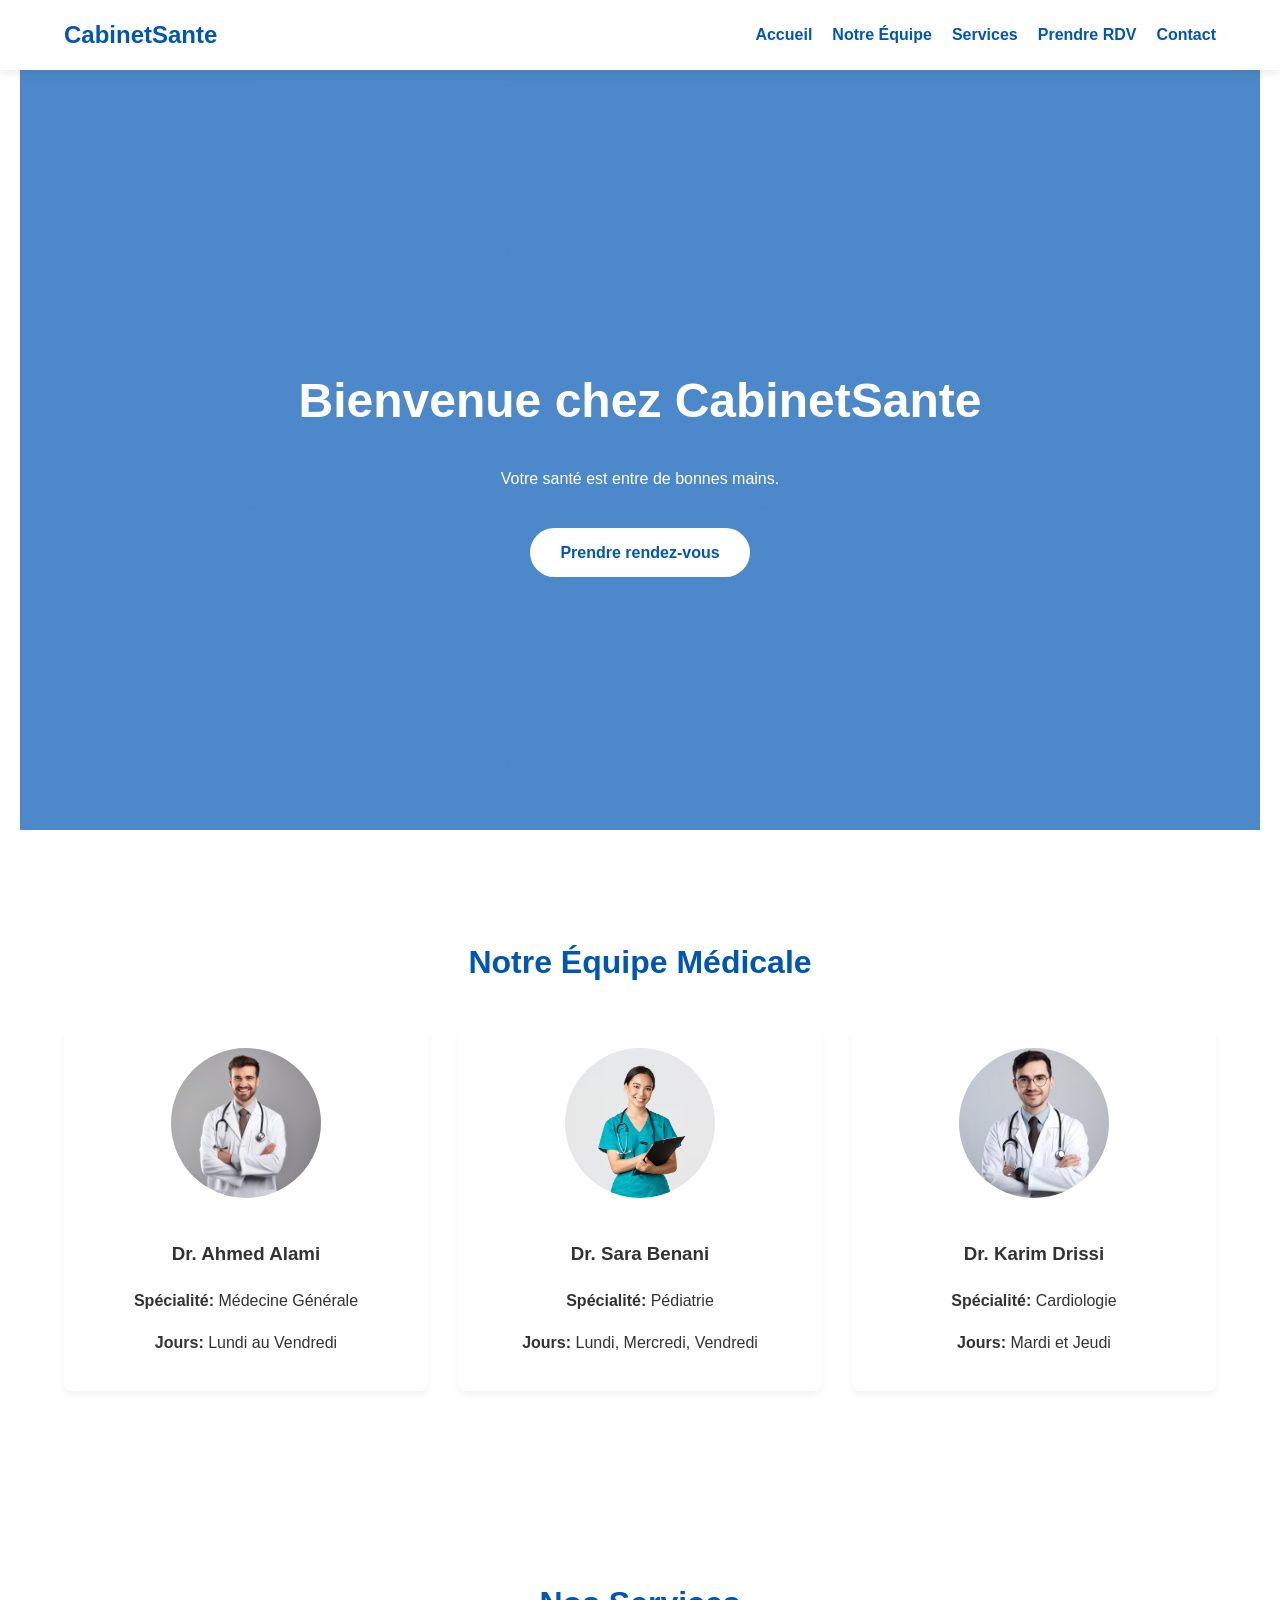
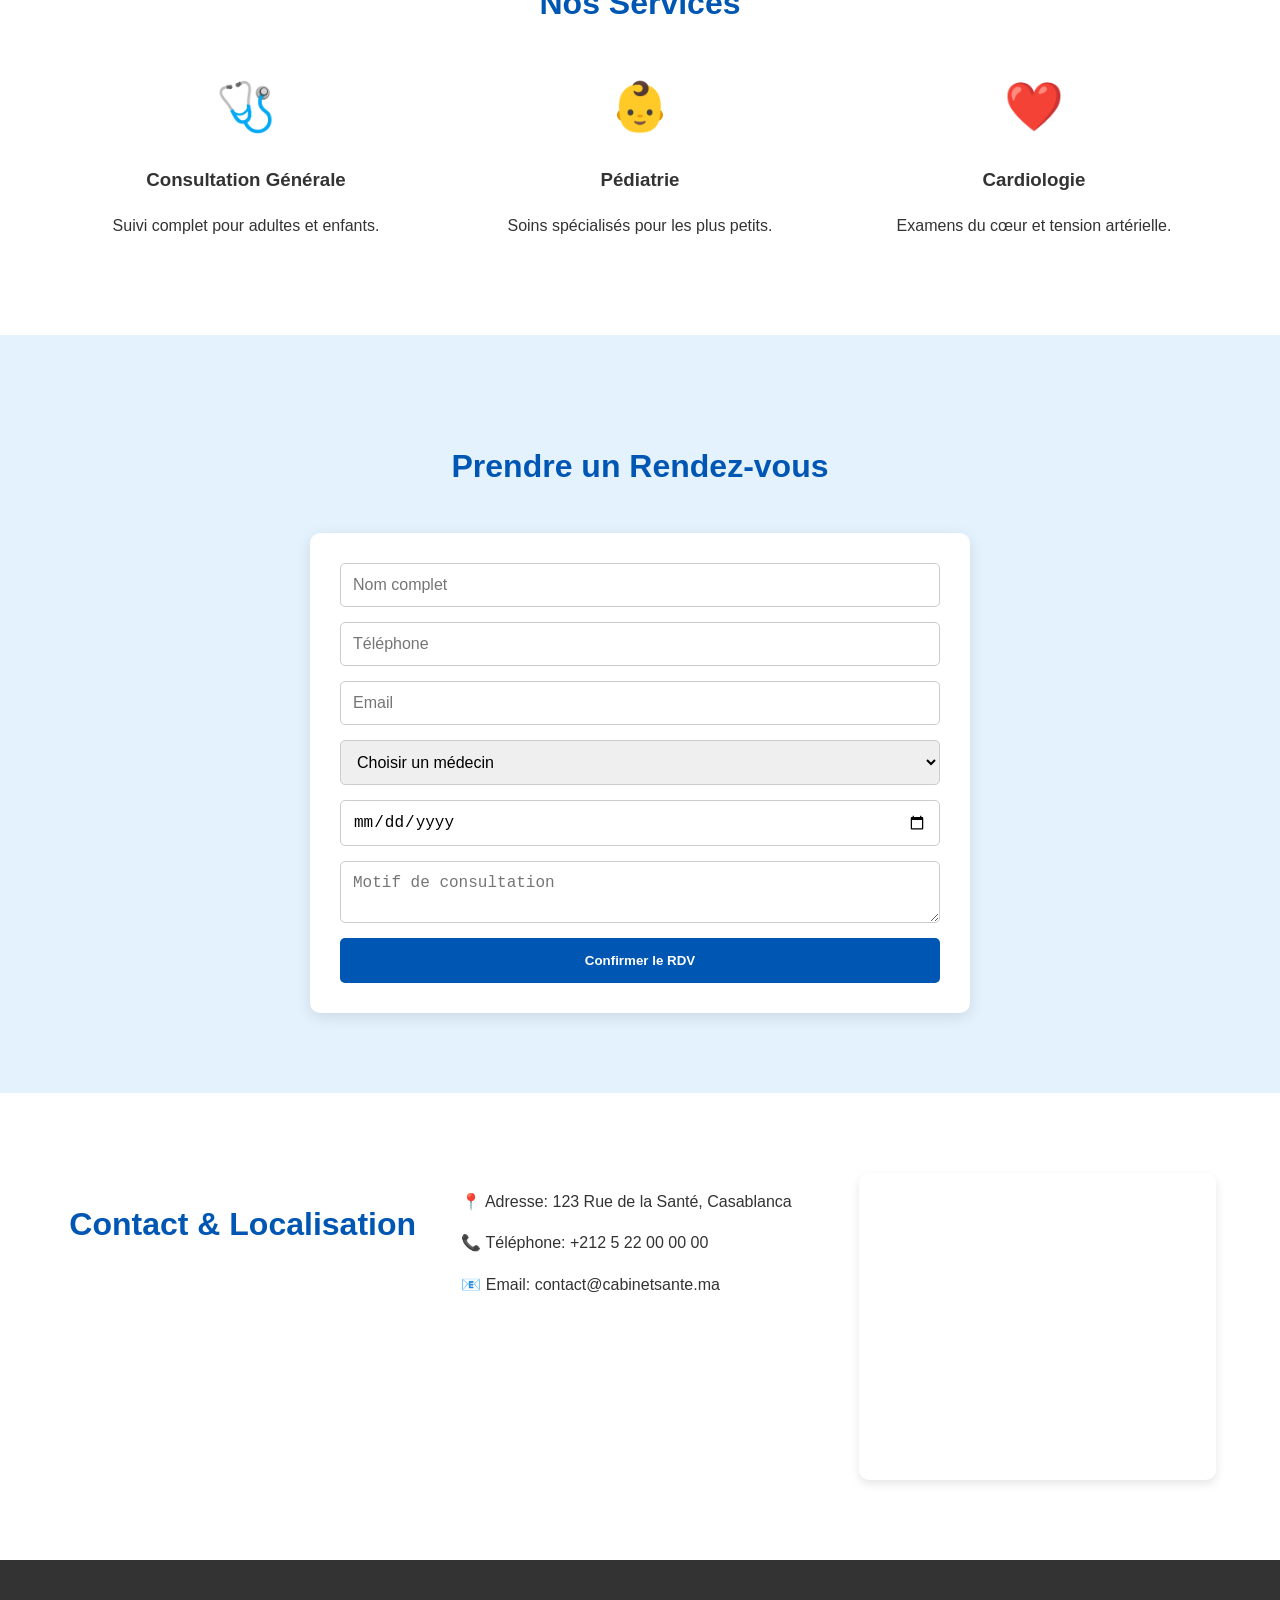
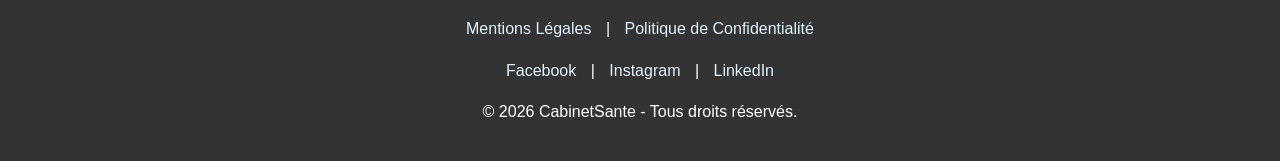
<file: index.html>
<!DOCTYPE html>
<html lang="fr">
<head>
    <meta charset="UTF-8">
    <meta name="viewport" content="width=device-width, initial-scale=1.0">
    <title>CabinetSante - Votre Santé, Notre Priorité</title>
    <link rel="stylesheet" href="style.css">
</head>
<body>

    <header>
        <nav>
            <div class="logo">CabinetSante</div>
            <ul>
                <li><a href="#accueil">Accueil</a></li>
                <li><a href="#equipe">Notre Équipe</a></li>
                <li><a href="#services">Services</a></li>
                <li><a href="#rendezvous">Prendre RDV</a></li>
                <li><a href="#contact">Contact</a></li>
            </ul>
        </nav>
    </header>

    <section id="accueil">
        <h1>Bienvenue chez CabinetSante</h1>
        <p>Votre santé est entre de bonnes mains.</p>
        <a href="#rendezvous" class="btn">Prendre rendez-vous</a>
    </section>

    <section id="equipe">
        <h2>Notre Équipe Médicale</h2>
        <div class="grid-equipe">
            <article>
                <img src="image/WhatsApp Image 2026-03-14 at 23.03.31.jpeg" alt="Dr Alami">
                <h3>Dr. Ahmed Alami</h3>
                <p><strong>Spécialité:</strong> Médecine Générale</p>
                <p><strong>Jours:</strong> Lundi au Vendredi</p>
            </article>
            <article>
                <img src="image/healthcare-workers-preventing-virus-quarantine-campaign-concept-cheerful-friendly-asian-female-physician-doctor-with-clipboard-daily-checkup-standing-white-background_1258-107867.avif" alt="Dr Benani">
                <h3>Dr. Sara Benani</h3>
                <p><strong>Spécialité:</strong> Pédiatrie</p>
                <p><strong>Jours:</strong> Lundi, Mercredi, Vendredi</p>
            </article>
            <article>
                <img src="image/WhatsApp Image 2026-03-14 at 23.03.01.jpeg" alt="Dr Drissi">
                <h3>Dr. Karim Drissi</h3>
                <p><strong>Spécialité:</strong> Cardiologie</p>
                <p><strong>Jours:</strong> Mardi et Jeudi</p>
            </article>
        </div>
    </section>

    <section id="services">
        <h2>Nos Services</h2>
        <div class="services-container">
            <div>
                <span>🩺</span>
                <h3>Consultation Générale</h3>
                <p>Suivi complet pour adultes et enfants.</p>
            </div>
            <div>
                <span>👶</span>
                <h3>Pédiatrie</h3>
                <p>Soins spécialisés pour les plus petits.</p>
            </div>
            <div>
                <span>❤️</span>
                <h3>Cardiologie</h3>
                <p>Examens du cœur et tension artérielle.</p>
            </div>
        </div>
    </section>

    <section id="rendezvous">
        <h2>Prendre un Rendez-vous</h2>
        <form id="formRDV">
            <input type="text" id="nom" placeholder="Nom complet" required>
            <input type="tel" id="tel" placeholder="Téléphone" required>
            <input type="email" id="email" placeholder="Email" required>
            <select id="medecin" required>
                <option value="">Choisir un médecin</option>
                <option value="alami">Dr. Alami - Médecine Générale</option>
                <option value="benani">Dr. Benani - Pédiatrie</option>
                <option value="drissi">Dr. Drissi - Cardiologie</option>
            </select>
            <input type="date" id="date" required>
            <textarea id="motif" placeholder="Motif de consultation"></textarea>
            <button type="submit">Confirmer le RDV</button>
        </form>
    </section>

    <section id="contact">
        <h2>Contact &amp; Localisation</h2>
        <div class="contact-info">
            <p>📍 Adresse: 123 Rue de la Santé, Casablanca</p>
            <p>📞 Téléphone: +212 5 22 00 00 00</p>
            <p>📧 Email: contact@cabinetsante.ma</p>
        </div>
        <div class="map-container">
            <iframe 
                src="https://www.google.com/maps/embed?pb=!1m18!1m12!1m3!1d3323.846351171459!2d-7.6325145!3d33.5833075!2m3!1f0!2f0!3f0!3m2!1i1024!2i768!4f13.1!3m3!1m2!1s0x0%3A0x0!2zMzPCsDM0JzU5LjkiTiA3wrAzNyc1Ny4xIlc!5e0!3m2!1sfr!2sma!4v1646560000000!5m2!1sfr!2sma" 
                width="100%" height="300" style="border:0;" allowfullscreen="" loading="lazy">
            </iframe>
        </div>
    </section>

    <footer>
        <div class="footer-content">
            <p><a href="#">Mentions Légales</a> | <a href="#">Politique de Confidentialité</a></p>
            <div class="social-icons">
                <a class="link" href="#"><span>Facebook</span></a> |<a class="link" href="#"> <span>Instagram</span> </a> | <a class="link" href="#"><span>LinkedIn</span></a>
            </div>
        </div>
        <p>&copy; 2026 CabinetSante - Tous droits réservés.</p>
    </footer>

    <script>
        const form = document.getElementById('formRDV');
        form.addEventListener('submit', function(e) {
            e.preventDefault();

            const rdvData = {
                nom: document.getElementById('nom').value,
                tel: document.getElementById('tel').value,
                email: document.getElementById('email').value,
                medecin: document.getElementById('medecin').value,
                date: document.getElementById('date').value,
                motif: document.getElementById('motif').value
            };

            const selectedDate = new Date(rdvData.date);
            const today = new Date();
            today.setHours(0, 0, 0, 0);
            if (selectedDate < today) {
                alert("Erreur: Khass t-khtar tarikh f l-mustaqbal!");
                return;
            }

            localStorage.setItem('dernierRDV', JSON.stringify(rdvData));
            alert("Merci " + rdvData.nom + "! Votre rendez-vous est enregistré.");
            form.reset();
        });
    </script>

</body>
</html>
</file>
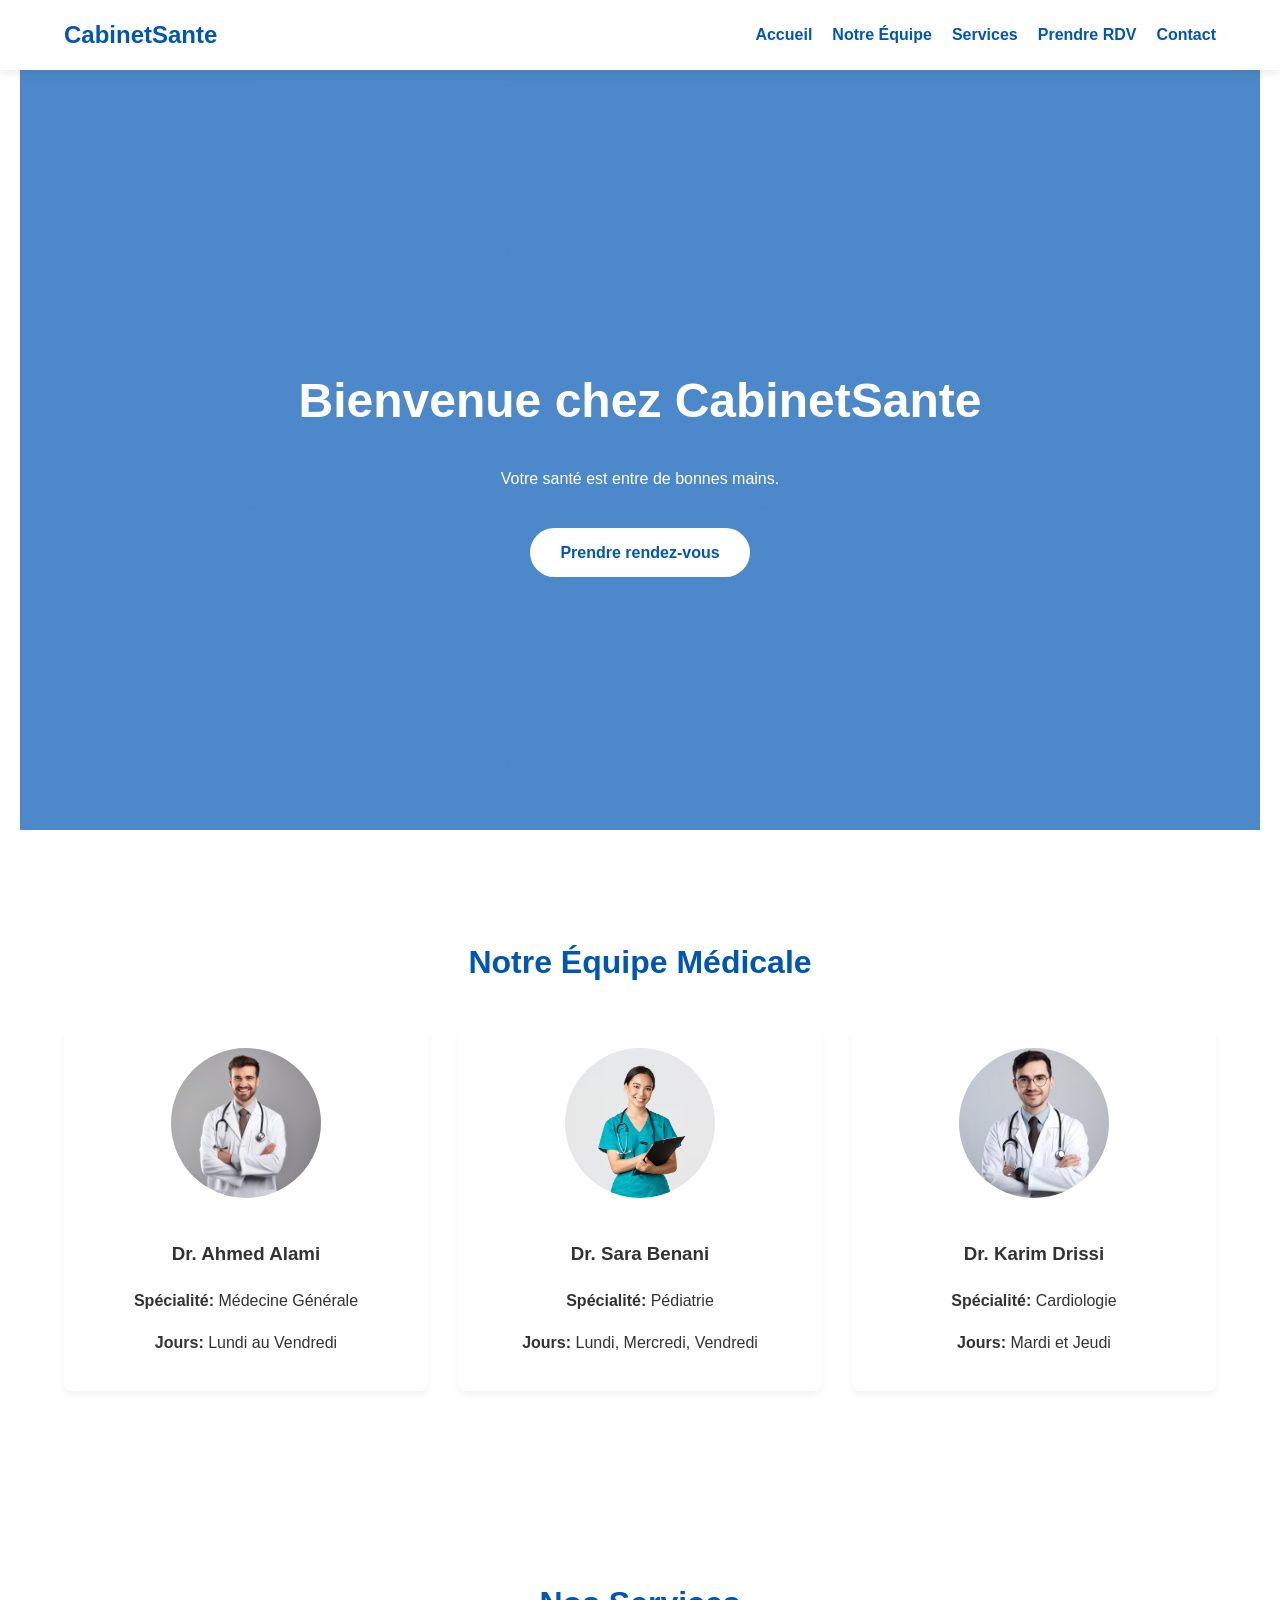
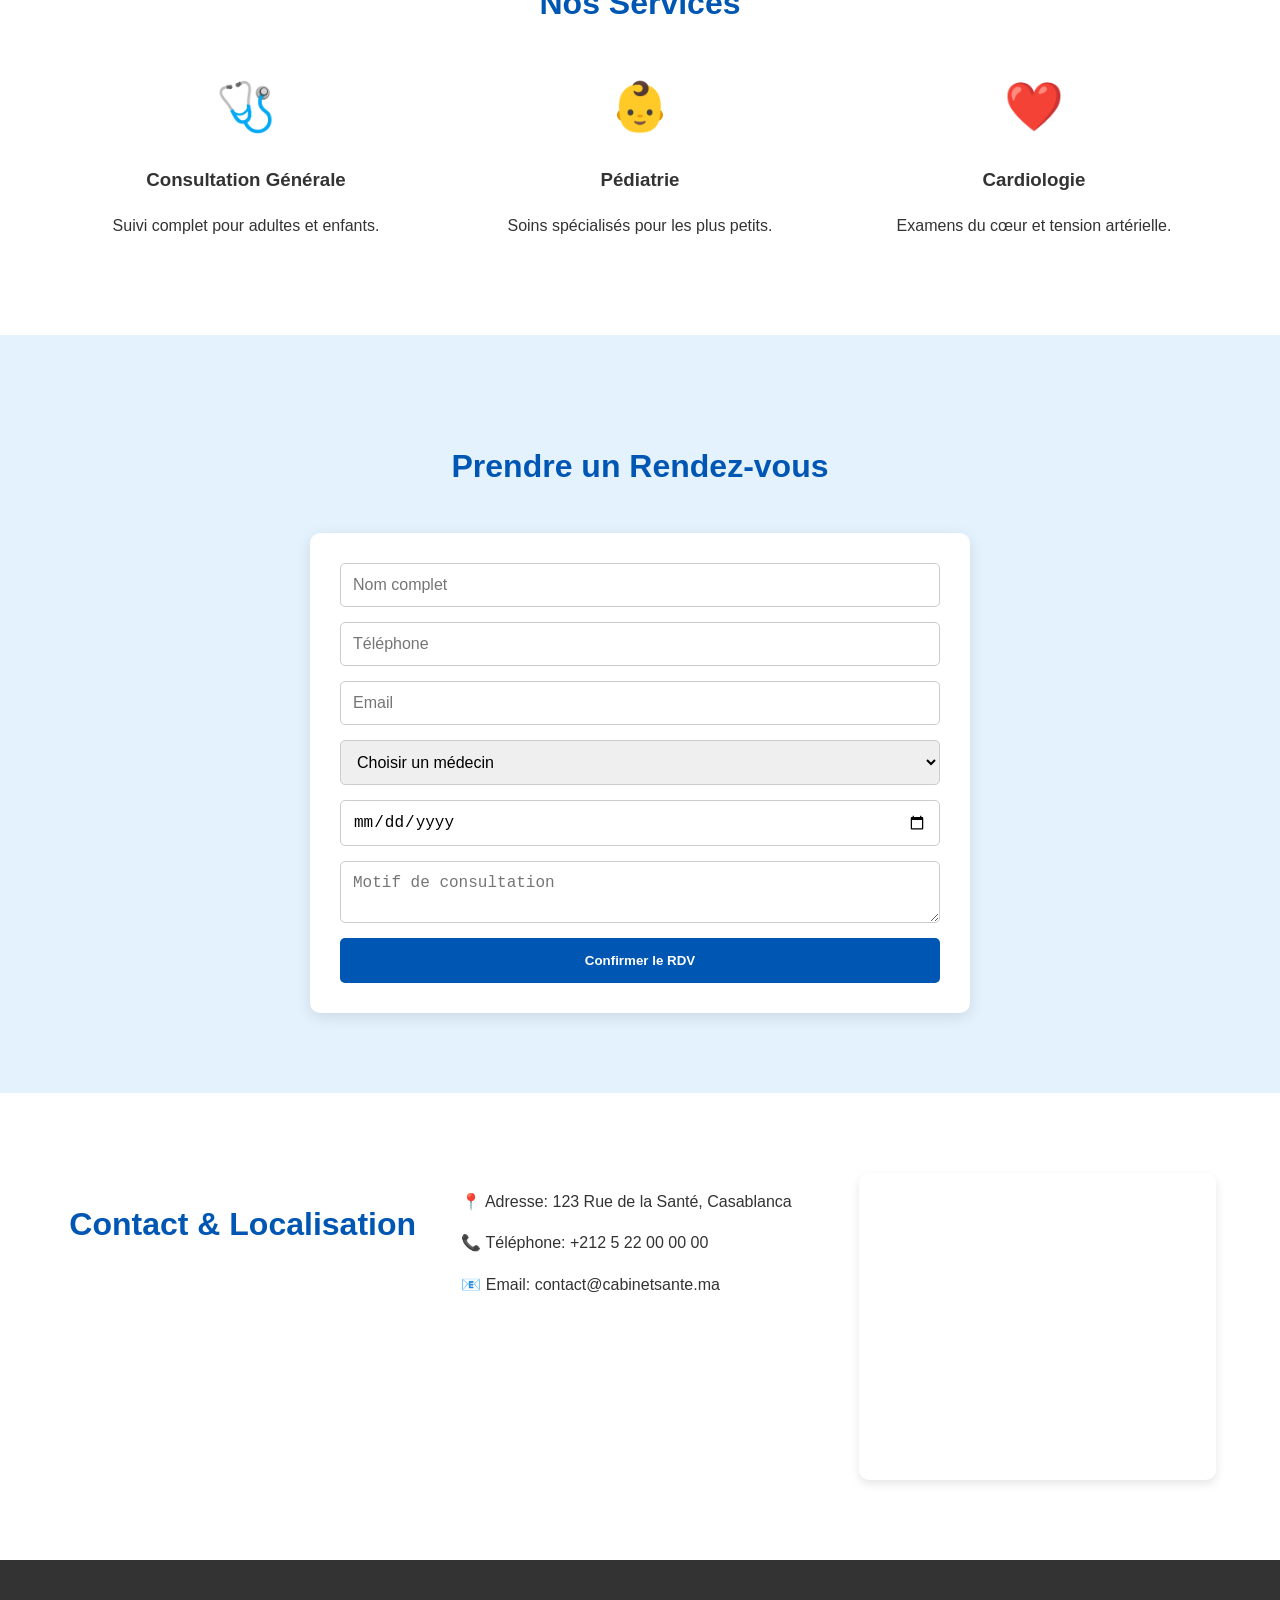
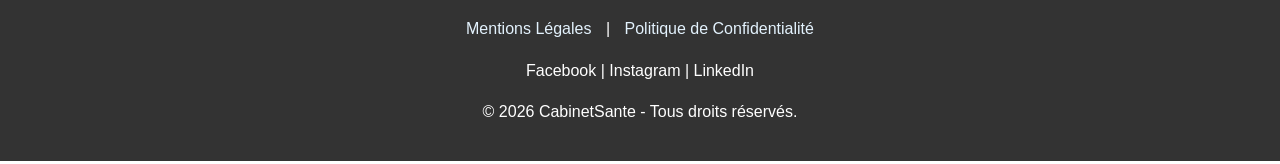
<file: Projet_CabinetSante_Proposition/index.html>
<!DOCTYPE html>
<html lang="fr">
<head>
    <meta charset="UTF-8">
    <meta name="viewport" content="width=device-width, initial-scale=1.0">
    <title>CabinetSante - Votre Santé, Notre Priorité</title>
    <link rel="stylesheet" href="style.css">
</head>
<body>

    <header>
        <nav>
            <div class="logo">CabinetSante</div>
            <ul>
                <li><a href="#accueil">Accueil</a></li>
                <li><a href="#equipe">Notre Équipe</a></li>
                <li><a href="#services">Services</a></li>
                <li><a href="#rendezvous">Prendre RDV</a></li>
                <li><a href="#contact">Contact</a></li>
            </ul>
        </nav>
    </header>

    <section id="accueil">
        <h1>Bienvenue chez CabinetSante</h1>
        <p>Votre santé est entre de bonnes mains.</p>
        <a href="#rendezvous" class="btn">Prendre rendez-vous</a>
    </section>

    <section id="equipe">
        <h2>Notre Équipe Médicale</h2>
        <div class="grid-equipe">
            <article>
                <img src="image/WhatsApp Image 2026-03-14 at 23.03.31.jpeg" alt="Dr Alami">
                <h3>Dr. Ahmed Alami</h3>
                <p><strong>Spécialité:</strong> Médecine Générale</p>
                <p><strong>Jours:</strong> Lundi au Vendredi</p>
            </article>
            <article>
                <img src="image/healthcare-workers-preventing-virus-quarantine-campaign-concept-cheerful-friendly-asian-female-physician-doctor-with-clipboard-daily-checkup-standing-white-background_1258-107867.avif" alt="Dr Benani">
                <h3>Dr. Sara Benani</h3>
                <p><strong>Spécialité:</strong> Pédiatrie</p>
                <p><strong>Jours:</strong> Lundi, Mercredi, Vendredi</p>
            </article>
            <article>
                <img src="image/WhatsApp Image 2026-03-14 at 23.03.01.jpeg" alt="Dr Drissi">
                <h3>Dr. Karim Drissi</h3>
                <p><strong>Spécialité:</strong> Cardiologie</p>
                <p><strong>Jours:</strong> Mardi et Jeudi</p>
            </article>
        </div>
    </section>

    <section id="services">
        <h2>Nos Services</h2>
        <div class="services-container">
            <div>
                <span>🩺</span>
                <h3>Consultation Générale</h3>
                <p>Suivi complet pour adultes et enfants.</p>
            </div>
            <div>
                <span>👶</span>
                <h3>Pédiatrie</h3>
                <p>Soins spécialisés pour les plus petits.</p>
            </div>
            <div>
                <span>❤️</span>
                <h3>Cardiologie</h3>
                <p>Examens du cœur et tension artérielle.</p>
            </div>
        </div>
    </section>

    <section id="rendezvous">
        <h2>Prendre un Rendez-vous</h2>
        <form id="formRDV">
            <input type="text" id="nom" placeholder="Nom complet" required>
            <input type="tel" id="tel" placeholder="Téléphone" required>
            <input type="email" id="email" placeholder="Email" required>
            <select id="medecin" required>
                <option value="">Choisir un médecin</option>
                <option value="alami">Dr. Alami - Médecine Générale</option>
                <option value="benani">Dr. Benani - Pédiatrie</option>
                <option value="drissi">Dr. Drissi - Cardiologie</option>
            </select>
            <input type="date" id="date" required>
            <textarea id="motif" placeholder="Motif de consultation"></textarea>
            <button type="submit">Confirmer le RDV</button>
        </form>
    </section>

    <section id="contact">
        <h2>Contact &amp; Localisation</h2>
        <div class="contact-info">
            <p>📍 Adresse: 123 Rue de la Santé, Casablanca</p>
            <p>📞 Téléphone: +212 5 22 00 00 00</p>
            <p>📧 Email: contact@cabinetsante.ma</p>
        </div>
        <div class="map-container">
            <iframe 
                src="https://www.google.com/maps/embed?pb=!1m18!1m12!1m3!1d3323.846351171459!2d-7.6325145!3d33.5833075!2m3!1f0!2f0!3f0!3m2!1i1024!2i768!4f13.1!3m3!1m2!1s0x0%3A0x0!2zMzPCsDM0JzU5LjkiTiA3wrAzNyc1Ny4xIlc!5e0!3m2!1sfr!2sma!4v1646560000000!5m2!1sfr!2sma" 
                width="100%" height="300" style="border:0;" allowfullscreen="" loading="lazy">
            </iframe>
        </div>
    </section>

    <footer>
        <div class="footer-content">
            <p><a href="#">Mentions Légales</a> | <a href="#">Politique de Confidentialité</a></p>
            <div class="social-icons">
                <span>Facebook</span> | <span>Instagram</span> | <span>LinkedIn</span>
            </div>
        </div>
        <p>&copy; 2026 CabinetSante - Tous droits réservés.</p>
    </footer>

    <script>
        const form = document.getElementById('formRDV');
        form.addEventListener('submit', function(e) {
            e.preventDefault();

            const rdvData = {
                nom: document.getElementById('nom').value,
                tel: document.getElementById('tel').value,
                email: document.getElementById('email').value,
                medecin: document.getElementById('medecin').value,
                date: document.getElementById('date').value,
                motif: document.getElementById('motif').value
            };

            const selectedDate = new Date(rdvData.date);
            const today = new Date();
            today.setHours(0, 0, 0, 0);
            if (selectedDate < today) {
                alert("Erreur: Khass t-khtar tarikh f l-mustaqbal!");
                return;
            }

            localStorage.setItem('dernierRDV', JSON.stringify(rdvData));
            alert("Merci " + rdvData.nom + "! Votre rendez-vous est enregistré.");
            form.reset();
        });
    </script>

</body>
</html>
</file>
<file: style.css>
/* Configuration de base et Reset */
html, body {
    margin: 0;
    padding: 0;
    overflow-x: hidden;
    scroll-behavior: smooth;
}

:root {
    --primary-blue: #0056b3;
    --secondary-blue: #e3f2fd;
    --text-dark: #333;
    --white: #ffffff;
    --gray-light: #f4f4f4;
}

body {
    font-family: 'Segoe UI', Tahoma, Geneva, Verdana, sans-serif;
    line-height: 1.6;
    color: var(--text-dark);
    background-color: var(--white);
}

/* 1. Barre de navigation */
header {
    background: var(--white);
    box-shadow: 0 2px 10px rgba(0,0,0,0.1);
    position: sticky;
    top: 0;
    z-index: 1000;
}

nav {
    display: flex;
    justify-content: space-between;
    align-items: center;
    padding: 1rem 5%;
    max-width: 1200px;
    margin: auto;
}

.logo {
    font-size: 1.5rem;
    font-weight: bold;
    color: var(--primary-blue);
}

nav ul {
    display: flex;
    list-style: none;
    margin: 0;
    padding: 0;
}

nav ul li a {
    text-decoration: none;
    color: var(--primary-blue);
    font-weight: bold;
    margin-left: 20px;
    transition: opacity 0.2s;
}

nav ul li a:hover {
    opacity: 0.7;
}

/* 2. Section Accueil  */
#accueil {
    scroll-margin-top: 70px;
    background: linear-gradient(rgba(0,86,179,0.7), rgba(0,86,179,0.7)), 
    url('https://images.unsplash.com/photo-1519494026892-80bbd2d6fd0d?auto=format&fit=crop&q=80&w=1000') no-repeat center/cover;
    min-height: 80vh;
    display: flex;
    flex-direction: column;
    justify-content: center;
    align-items: center;
    text-align: center;
    color: var(--white);
    padding: 20px;
}

#accueil h1 {
    font-size: 3rem;
    margin-bottom: 10px;
}

.btn {
    background: var(--white);
    color: var(--primary-blue);
    padding: 12px 30px;
    text-decoration: none;
    border-radius: 25px;
    font-weight: bold;
    transition: 0.3s;
    margin-top: 20px;
    display: inline-block;
}

.btn:hover {
    background: var(--secondary-blue);
    transform: translateY(-3px);
}

/* 3. Style général des Sections */
section {
    padding: 80px 5%;
    max-width: 1200px;
    margin: auto;
    scroll-margin-top: 70px;
}

h2 {
    text-align: center;
    color: var(--primary-blue);
    margin-bottom: 40px;
    font-size: 2rem;
}

/* 4. Grille de l'Équipe */
.grid-equipe {
    display: grid;
    grid-template-columns: repeat(auto-fit, minmax(250px, 1fr));
    gap: 30px;
}

article {
    background: var(--white);
    padding: 20px;
    border-radius: 8px;
    text-align: center;
    box-shadow: 0 4px 6px rgba(0,0,0,0.05);
}

article img {
    width: 150px;
    height: 150px;
    border-radius: 50%;
    object-fit: cover;
    margin-bottom: 15px;
}

/* 5. Section Services */
.services-container {
    display: grid;
    grid-template-columns: repeat(auto-fit, minmax(200px, 1fr));
    gap: 30px;
    text-align: center;
}

.services-container div span {
    font-size: 3rem;
    display: block;
    margin-bottom: 10px;
}

/* 6. Formulaire de Rendez-vous */
#rendezvous {
    background-color: var(--secondary-blue);
    max-width: none;
    width: 100%;
    box-sizing: border-box;
}

#formRDV {
    max-width: 600px;
    margin: 0 auto;
    background: var(--white);
    padding: 30px;
    border-radius: 10px;
    box-shadow: 0 4px 15px rgba(0,0,0,0.1);
    display: flex;
    flex-direction: column;
    gap: 15px;
}

#formRDV input, #formRDV select, #formRDV textarea {
    padding: 12px;
    border: 1px solid #ccc;
    border-radius: 5px;
    font-size: 16px;
    width: 100%;
    box-sizing: border-box;
}

#formRDV button {
    background-color: var(--primary-blue);
    color: var(--white);
    padding: 15px;
    border: none;
    border-radius: 5px;
    font-weight: bold;
    cursor: pointer;
    transition: background 0.3s;
}

#formRDV button:hover {
    background-color: #004494;
}

/* 7. Contact */
#contact {
    display: grid;
    grid-template-columns: repeat(auto-fit, minmax(300px, 1fr));
    gap: 40px;
    max-width: 1200px;
    margin: auto;
}

.map-container {
    border-radius: 10px;
    overflow: hidden;
    box-shadow: 0 4px 10px rgba(0,0,0,0.1);
}

/* 8. Footer */
footer {
    background-color: var(--text-dark);
    color: var(--white);
    padding: 40px 5% 20px;
    text-align: center;
}

.footer-content a {
    color: var(--secondary-blue);
    text-decoration: none;
    margin: 0 10px;
}
.link{
    text-decoration: none;
}

/* 9. Responsive Design (Mobile) */
@media (max-width: 768px) {
    nav {
        flex-direction: column;
    }
    nav ul {
        margin-top: 15px;
        flex-wrap: wrap;
        justify-content: center;
    }
    nav ul li a {
        margin-left: 10px;
        margin-right: 10px;
    }
    #accueil h1 {
        font-size: 2rem;
    }
}
</file>
<file: Projet_CabinetSante_Proposition/style.css>
/* Configuration de base et Reset */
html, body {
    margin: 0;
    padding: 0;
    overflow-x: hidden;
    scroll-behavior: smooth;
}

:root {
    --primary-blue: #0056b3;
    --secondary-blue: #e3f2fd;
    --text-dark: #333;
    --white: #ffffff;
    --gray-light: #f4f4f4;
}

body {
    font-family: 'Segoe UI', Tahoma, Geneva, Verdana, sans-serif;
    line-height: 1.6;
    color: var(--text-dark);
    background-color: var(--white);
}

/* 1. Barre de navigation */
header {
    background: var(--white);
    box-shadow: 0 2px 10px rgba(0,0,0,0.1);
    position: sticky;
    top: 0;
    z-index: 1000;
}

nav {
    display: flex;
    justify-content: space-between;
    align-items: center;
    padding: 1rem 5%;
    max-width: 1200px;
    margin: auto;
}

.logo {
    font-size: 1.5rem;
    font-weight: bold;
    color: var(--primary-blue);
}

nav ul {
    display: flex;
    list-style: none;
    margin: 0;
    padding: 0;
}

nav ul li a {
    text-decoration: none;
    color: var(--primary-blue);
    font-weight: bold;
    margin-left: 20px;
    transition: opacity 0.2s;
}

nav ul li a:hover {
    opacity: 0.7;
}

/* 2. Section Accueil  */
#accueil {
    scroll-margin-top: 70px;
    background: linear-gradient(rgba(0,86,179,0.7), rgba(0,86,179,0.7)), 
    url('https://images.unsplash.com/photo-1519494026892-80bbd2d6fd0d?auto=format&fit=crop&q=80&w=1000') no-repeat center/cover;
    min-height: 80vh;
    display: flex;
    flex-direction: column;
    justify-content: center;
    align-items: center;
    text-align: center;
    color: var(--white);
    padding: 20px;
}

#accueil h1 {
    font-size: 3rem;
    margin-bottom: 10px;
}

.btn {
    background: var(--white);
    color: var(--primary-blue);
    padding: 12px 30px;
    text-decoration: none;
    border-radius: 25px;
    font-weight: bold;
    transition: 0.3s;
    margin-top: 20px;
    display: inline-block;
}

.btn:hover {
    background: var(--secondary-blue);
    transform: translateY(-3px);
}

/* 3. Style général des Sections */
section {
    padding: 80px 5%;
    max-width: 1200px;
    margin: auto;
    scroll-margin-top: 70px;
}

h2 {
    text-align: center;
    color: var(--primary-blue);
    margin-bottom: 40px;
    font-size: 2rem;
}

/* 4. Grille de l'Équipe */
.grid-equipe {
    display: grid;
    grid-template-columns: repeat(auto-fit, minmax(250px, 1fr));
    gap: 30px;
}

article {
    background: var(--white);
    padding: 20px;
    border-radius: 8px;
    text-align: center;
    box-shadow: 0 4px 6px rgba(0,0,0,0.05);
}

article img {
    width: 150px;
    height: 150px;
    border-radius: 50%;
    object-fit: cover;
    margin-bottom: 15px;
}

/* 5. Section Services */
.services-container {
    display: grid;
    grid-template-columns: repeat(auto-fit, minmax(200px, 1fr));
    gap: 30px;
    text-align: center;
}

.services-container div span {
    font-size: 3rem;
    display: block;
    margin-bottom: 10px;
}

/* 6. Formulaire de Rendez-vous */
#rendezvous {
    background-color: var(--secondary-blue);
    max-width: none;
    width: 100%;
    box-sizing: border-box;
}

#formRDV {
    max-width: 600px;
    margin: 0 auto;
    background: var(--white);
    padding: 30px;
    border-radius: 10px;
    box-shadow: 0 4px 15px rgba(0,0,0,0.1);
    display: flex;
    flex-direction: column;
    gap: 15px;
}

#formRDV input, #formRDV select, #formRDV textarea {
    padding: 12px;
    border: 1px solid #ccc;
    border-radius: 5px;
    font-size: 16px;
    width: 100%;
    box-sizing: border-box;
}

#formRDV button {
    background-color: var(--primary-blue);
    color: var(--white);
    padding: 15px;
    border: none;
    border-radius: 5px;
    font-weight: bold;
    cursor: pointer;
    transition: background 0.3s;
}

#formRDV button:hover {
    background-color: #004494;
}

/* 7. Contact */
#contact {
    display: grid;
    grid-template-columns: repeat(auto-fit, minmax(300px, 1fr));
    gap: 40px;
    max-width: 1200px;
    margin: auto;
}

.map-container {
    border-radius: 10px;
    overflow: hidden;
    box-shadow: 0 4px 10px rgba(0,0,0,0.1);
}

/* 8. Footer */
footer {
    background-color: var(--text-dark);
    color: var(--white);
    padding: 40px 5% 20px;
    text-align: center;
}

.footer-content a {
    color: var(--secondary-blue);
    text-decoration: none;
    margin: 0 10px;
}

/* 9. Responsive Design (Mobile) */
@media (max-width: 768px) {
    nav {
        flex-direction: column;
    }
    nav ul {
        margin-top: 15px;
        flex-wrap: wrap;
        justify-content: center;
    }
    nav ul li a {
        margin-left: 10px;
        margin-right: 10px;
    }
    #accueil h1 {
        font-size: 2rem;
    }
}
</file>
